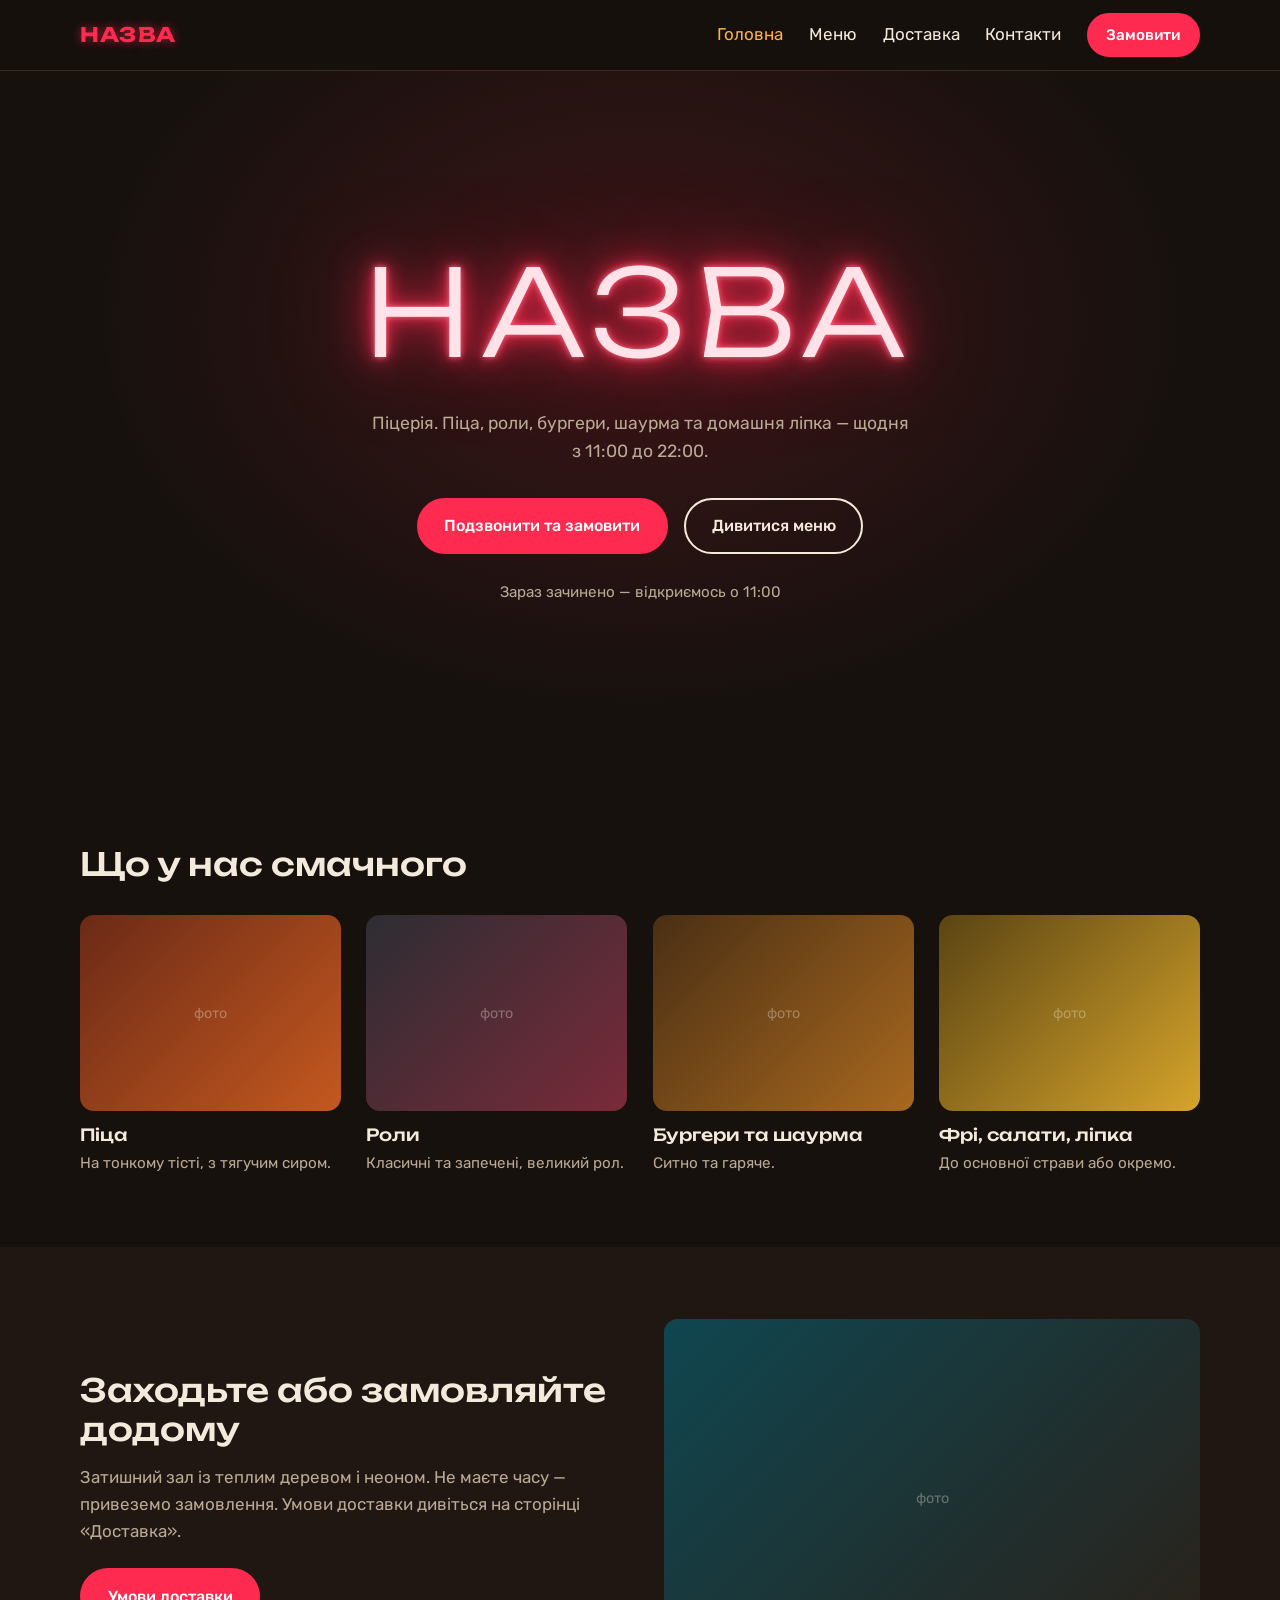
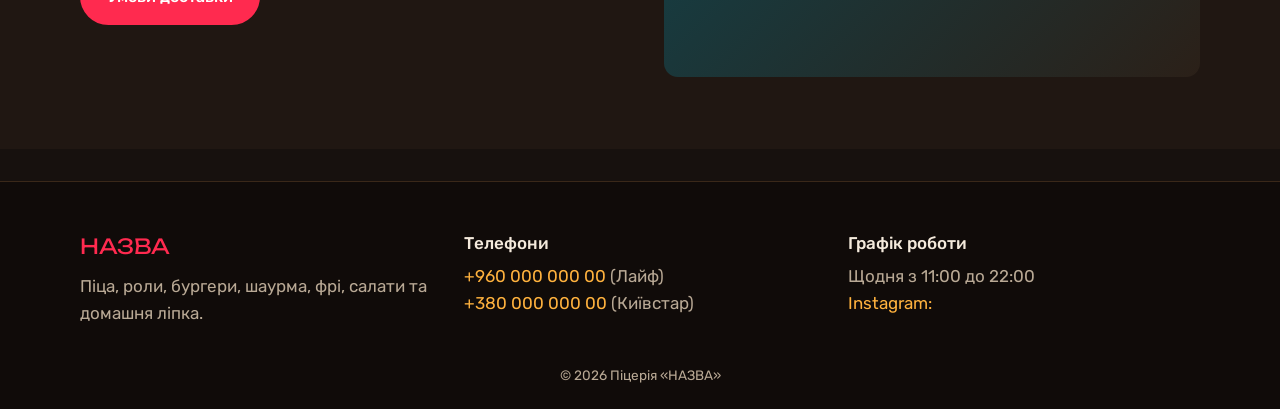
<file: index.html>
<!DOCTYPE html>
<html lang="uk">
<head>
  <meta charset="UTF-8">
  <meta name="viewport" content="width=device-width, initial-scale=1">
  <title>НАЗВА — піцерія</title>
  <meta name="description" content="Піцерія «НАЗВА»: піца, роли, бургери, шаурма, фрі, салати, домашня ліпка. Щодня з 11:00 до 22:00.">
  <link rel="preconnect" href="https://fonts.googleapis.com">
  <link rel="preconnect" href="https://fonts.gstatic.com" crossorigin>
  <link href="https://fonts.googleapis.com/css2?family=Rubik:wght@400;500;600&family=Unbounded:wght@300;500;700&display=swap" rel="stylesheet">
  <link rel="stylesheet" href="css/style.css">
</head>
<body>
  <header class="site-header">
    <div class="container header-inner">
      <a class="logo" href="index.html" aria-label="НАЗВА — на головну">НАЗВА</a>
      <button class="nav-toggle" aria-label="Відкрити меню" aria-expanded="false" aria-controls="nav"><span></span><span></span></button>
      <nav id="nav" class="nav">
        <a href="index.html" class="active" aria-current="page">Головна</a>
        <a href="menu.html">Меню</a>
        <a href="delivery.html">Доставка</a>
        <a href="contacts.html">Контакти</a>
        <a class="btn btn-small" href="tel:+380930995176">Замовити</a>
      </nav>
    </div>
  </header>

  <main>
    <section class="hero">
      <div class="container hero-inner">
        <h1 class="neon" aria-label="НАЗВА">НАЗВА</h1>
        <p class="hero-sub">Піцерія. Піца, роли, бургери, шаурма та домашня ліпка — щодня з 11:00 до 22:00.</p>
        <div class="hero-actions">
          <a class="btn" href="tel:+380000000000">Подзвонити та замовити</a>
          <a class="btn btn-ghost" href="menu.html">Дивитися меню</a>
        </div>
        <p class="status" id="open-status" aria-live="polite"></p>
      </div>
    </section>

    <section class="section">
      <div class="container">
        <h2>Що у нас смачного</h2>
        <div class="cats">
          <a class="cat" href="menu.html#pizza"><div class="ph ph-pizza" role="img" aria-label="Піца"></div><h3>Піца</h3><p>На тонкому тісті, з тягучим сиром.</p></a>
          <a class="cat" href="menu.html#rolls"><div class="ph ph-roll" role="img" aria-label="Роли"></div><h3>Роли</h3><p>Класичні та запечені, великий рол.</p></a>
          <a class="cat" href="menu.html#burgers"><div class="ph ph-burger" role="img" aria-label="Бургери"></div><h3>Бургери та шаурма</h3><p>Ситно та гаряче.</p></a>
          <a class="cat" href="menu.html#sides"><div class="ph ph-fries" role="img" aria-label="Фрі та салати"></div><h3>Фрі, салати, ліпка</h3><p>До основної страви або окремо.</p></a>
        </div>
      </div>
    </section>

    <section class="section section-alt">
      <div class="container split">
        <div>
          <h2>Заходьте або замовляйте додому</h2>
          <p>Затишний зал із теплим деревом і неоном. Не маєте часу — привеземо замовлення. Умови доставки дивіться на сторінці «Доставка».</p>
          <a class="btn" href="delivery.html">Умови доставки</a>
        </div>
        <div class="ph ph-hall" role="img" aria-label="Зал піцерії"></div>
      </div>
    </section>
  </main>

  <footer class="site-footer">
    <div class="container footer-grid">
      <div>
        <p class="footer-logo">НАЗВА</p>
        <p>Піца, роли, бургери, шаурма, фрі, салати та домашня ліпка.</p>
      </div>
      <div>
        <p class="footer-title">Телефони</p>
              <p><a href="tel:+96000000000">+960 000 000 00</a> (Лайф)<br><a href="tel:+38000000000">+380 000 000 00</a> (Київстар)</p>
      </div>
      <div>
        <p class="footer-title">Графік роботи</p>
        <p>Щодня з 11:00 до 22:00</p>
        <p><a href="" target="_blank" rel="noopener">Instagram: </a></p>
      </div>
    </div>
    <p class="copyright">© <span id="year">2026</span> Піцерія «НАЗВА»</p>
  </footer>
  <script src="js/main.js"></script>
</body>
</html>
</file>
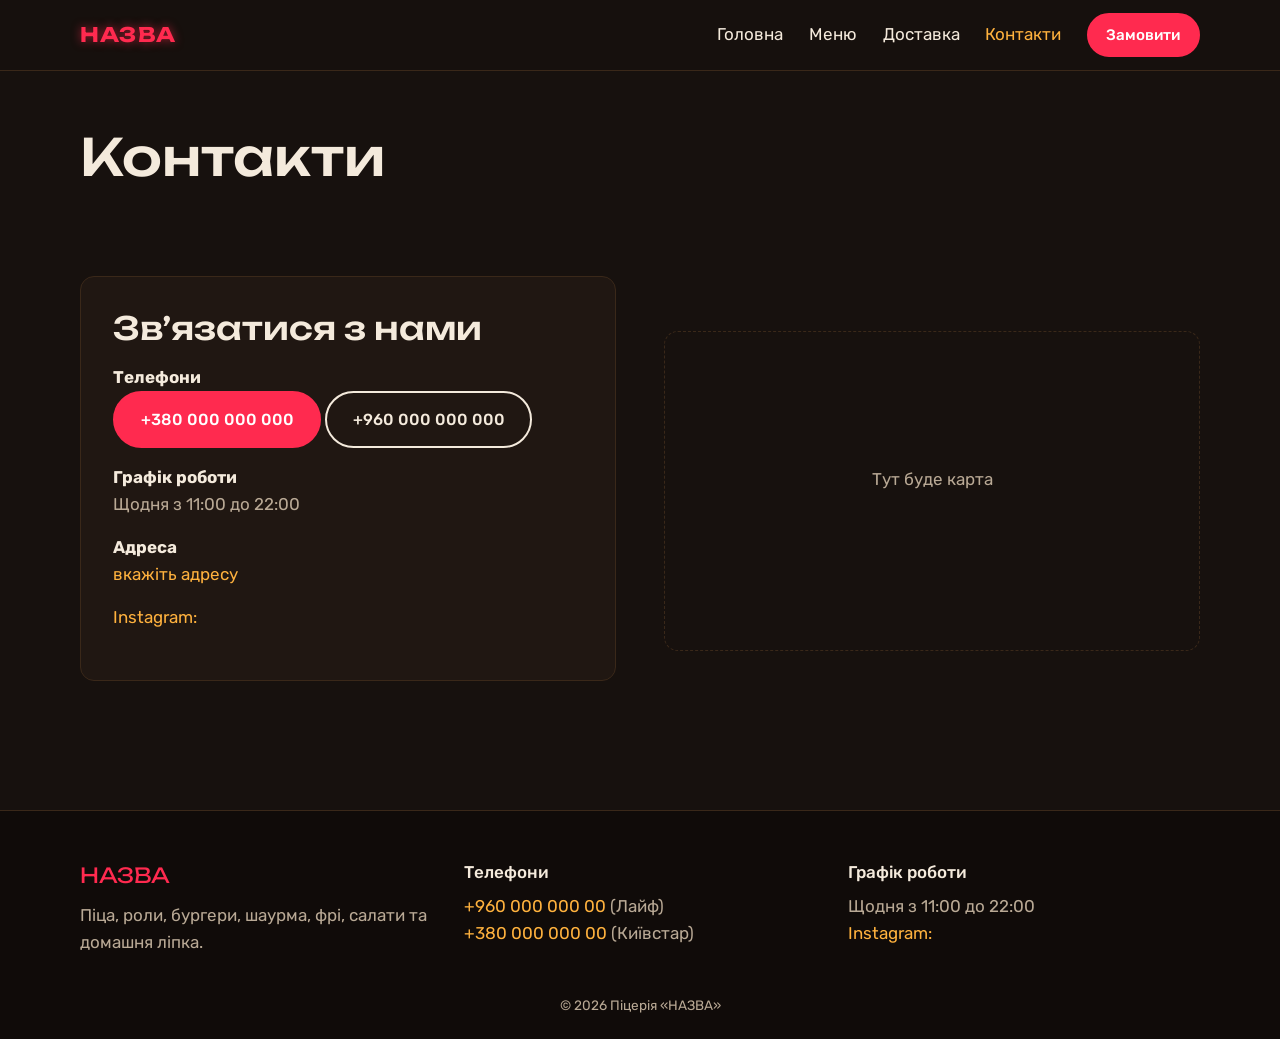
<file: contacts.html>
<!DOCTYPE html>
<html lang="uk">
<head>
  <meta charset="UTF-8">
  <meta name="viewport" content="width=device-width, initial-scale=1">
  <title>Контакти — НАЗВА</title>
  <meta name="description" content="Контакти піцерії НАЗВА: телефони, графік роботи, Instagram.">
  <link rel="preconnect" href="https://fonts.googleapis.com">
  <link rel="preconnect" href="https://fonts.gstatic.com" crossorigin>
  <link href="https://fonts.googleapis.com/css2?family=Rubik:wght@400;500;600&family=Unbounded:wght@300;500;700&display=swap" rel="stylesheet">
  <link rel="stylesheet" href="css/style.css">
</head>
<body>
  <header class="site-header">
    <div class="container header-inner">
      <a class="logo" href="index.html" aria-label="НАЗВА — на головну">НАЗВА</a>
      <button class="nav-toggle" aria-label="Відкрити меню" aria-expanded="false" aria-controls="nav"><span></span><span></span></button>
      <nav id="nav" class="nav">
        <a href="index.html">Головна</a>
        <a href="menu.html">Меню</a>
        <a href="delivery.html">Доставка</a>
        <a href="contacts.html" class="active" aria-current="page">Контакти</a>
        <a class="btn btn-small" href="tel:+380000000000">Замовити</a>
      </nav>
    </div>
  </header>

  <main>
    <section class="page-title">
      <div class="container">
        <h1>Контакти</h1>
      </div>
    </section>
    <section class="section">
      <div class="container split">
        <div class="info-card">
          <h2>Зв’язатися з нами</h2>
          <p><strong>Телефони</strong><br>
            <a class="btn" href="tel:+960000000000">+380 000 000 000</a>
            <a class="btn btn-ghost" href="tel:+960000000000">+960 000 000 000</a>
          <p><strong>Графік роботи</strong><br>Щодня з 11:00 до 22:00</p>
          <p><strong>Адреса</strong><br><em>вкажіть адресу</em></p>
          <p><a href="https:" target="_blank" rel="noopener">Instagram: </a></p>
        </div>
        <div class="map-box">
          <!-- Вставте код карти Google Maps (Поділитися → Вбудувати карту) замість цього блоку -->
          <p>Тут буде карта</p>
        </div>
      </div>
    </section>
  </main>

  <footer class="site-footer">
    <div class="container footer-grid">
      <div>
        <p class="footer-logo">НАЗВА</p>
        <p>Піца, роли, бургери, шаурма, фрі, салати та домашня ліпка.</p>
      </div>
      <div>
        <p class="footer-title">Телефони</p>
         <p><a href="tel:+96000000000">+960 000 000 00</a> (Лайф)<br><a href="tel:+38000000000">+380 000 000 00</a> (Київстар)</p>
      </div>
      <div>
        <p class="footer-title">Графік роботи</p>
        <p>Щодня з 11:00 до 22:00</p>
        <p><a href="https:" target="_blank" rel="noopener">Instagram: </a></p>
      </div>
    </div>
    <p class="copyright">© <span id="year">2026</span> Піцерія «НАЗВА»</p>
  </footer>
  <script src="js/main.js"></script>
</body>
</html>
</file>
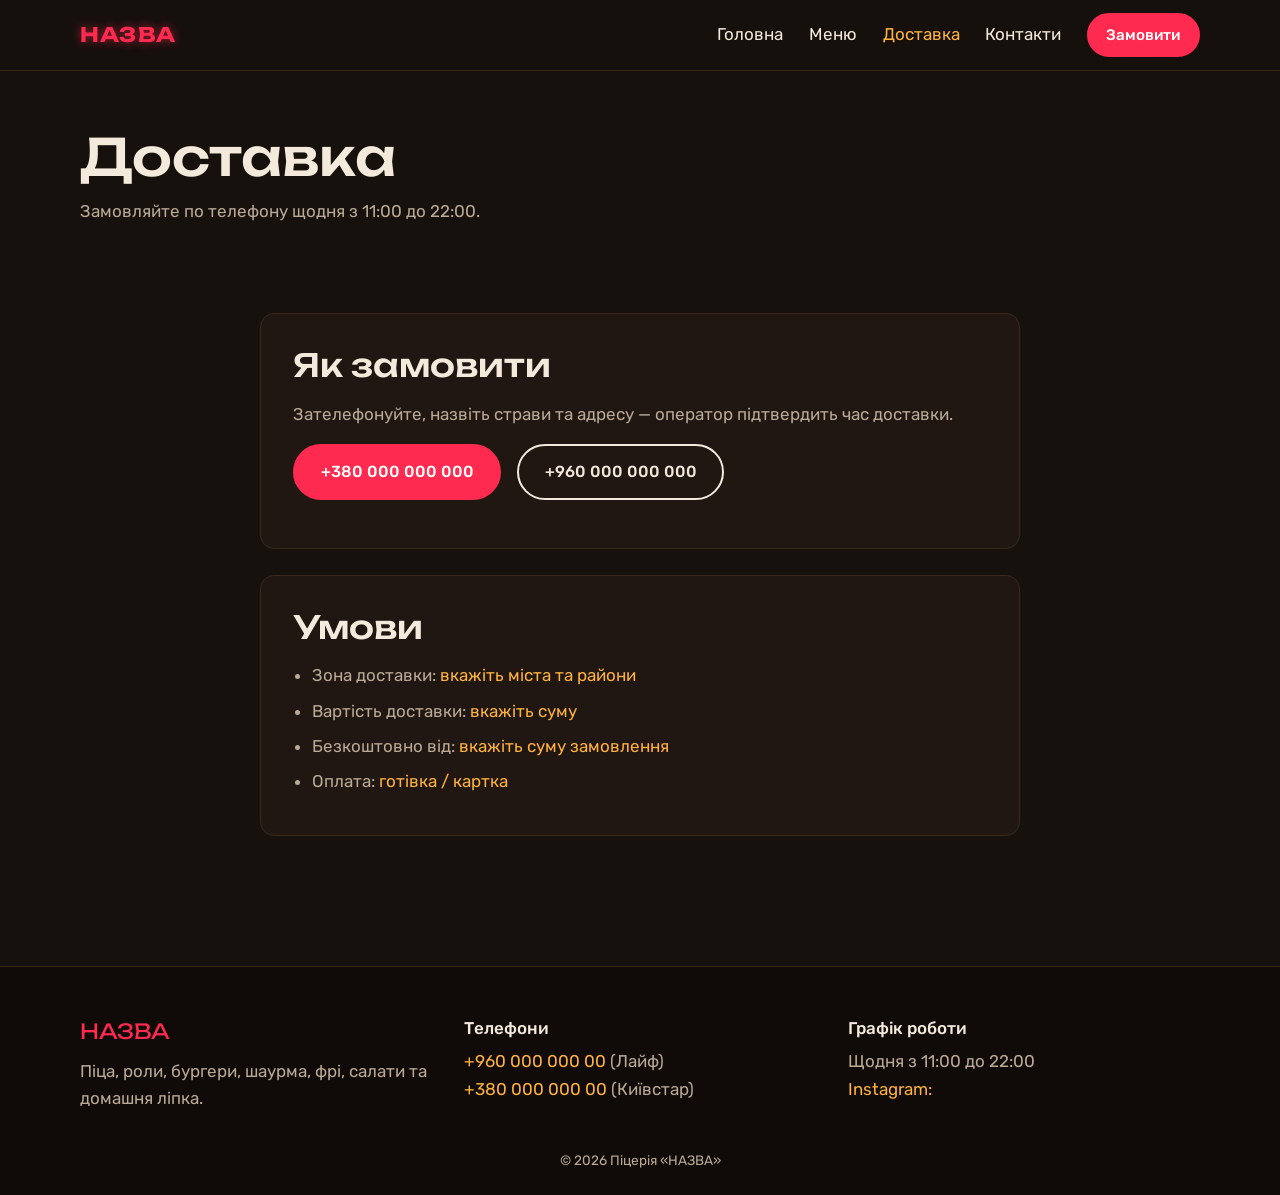
<file: delivery.html>
<!DOCTYPE html>
<html lang="uk">
<head>
  <meta charset="UTF-8">
  <meta name="viewport" content="width=device-width, initial-scale=1">
  <title>Доставка — НАЗВА</title>
  <meta name="description" content="Умови доставки піцерії НАЗВА.">
  <link rel="preconnect" href="https://fonts.googleapis.com">
  <link rel="preconnect" href="https://fonts.gstatic.com" crossorigin>
  <link href="https://fonts.googleapis.com/css2?family=Rubik:wght@400;500;600&family=Unbounded:wght@300;500;700&display=swap" rel="stylesheet">
  <link rel="stylesheet" href="css/style.css">
</head>
<body>
  <header class="site-header">
    <div class="container header-inner">
      <a class="logo" href="index.html" aria-label="НАЗВА — на головну">НАЗВА</a>
      <button class="nav-toggle" aria-label="Відкрити меню" aria-expanded="false" aria-controls="nav"><span></span><span></span></button>
      <nav id="nav" class="nav">
        <a href="index.html">Головна</a>
        <a href="menu.html">Меню</a>
        <a href="delivery.html" class="active" aria-current="page">Доставка</a>
        <a href="contacts.html">Контакти</a>
        <a class="btn btn-small" href="tel:+380000000000">Замовити</a>
      </nav>
    </div>
  </header>

  <main>
    <section class="page-title">
      <div class="container">
        <h1>Доставка</h1>
        <p>Замовляйте по телефону щодня з 11:00 до 22:00.</p>
      </div>
    </section>
    <section class="section">
      <div class="container narrow">
        <div class="info-card">
          <h2>Як замовити</h2>
          <p>Зателефонуйте, назвіть страви та адресу — оператор підтвердить час доставки.</p>
          <p class="phones">
            <a class="btn" href="tel:+960000000000">+380 000 000 000</a>
            <a class="btn btn-ghost" href="tel:+960000000000">+960 000 000 000</a>
          </p>
        </div>
        <div class="info-card">
          <h2>Умови</h2>
          <ul>
            <li>Зона доставки: <em>вкажіть міста та райони</em></li>
            <li>Вартість доставки: <em>вкажіть суму</em></li>
            <li>Безкоштовно від: <em>вкажіть суму замовлення</em></li>
            <li>Оплата: <em>готівка / картка</em></li>
          </ul>
        </div>
      </div>
    </section>
  </main>

  <footer class="site-footer">
    <div class="container footer-grid">
      <div>
        <p class="footer-logo">НАЗВА</p>
        <p>Піца, роли, бургери, шаурма, фрі, салати та домашня ліпка.</p>
      </div>
      <div>
        <p class="footer-title">Телефони</p>
         <p><a href="tel:+96000000000">+960 000 000 00</a> (Лайф)<br><a href="tel:+38000000000">+380 000 000 00</a> (Київстар)</p>
      </div>
      <div>
        <p class="footer-title">Графік роботи</p>
        <p>Щодня з 11:00 до 22:00</p>
        <p><a href="https:" target="_blank" rel="noopener">Instagram: </a></p>
      </div>
    </div>
    <p class="copyright">© <span id="year">2026</span> Піцерія «НАЗВА»</p>
  </footer>
  <script src="js/main.js"></script>
</body>
</html>
</file>
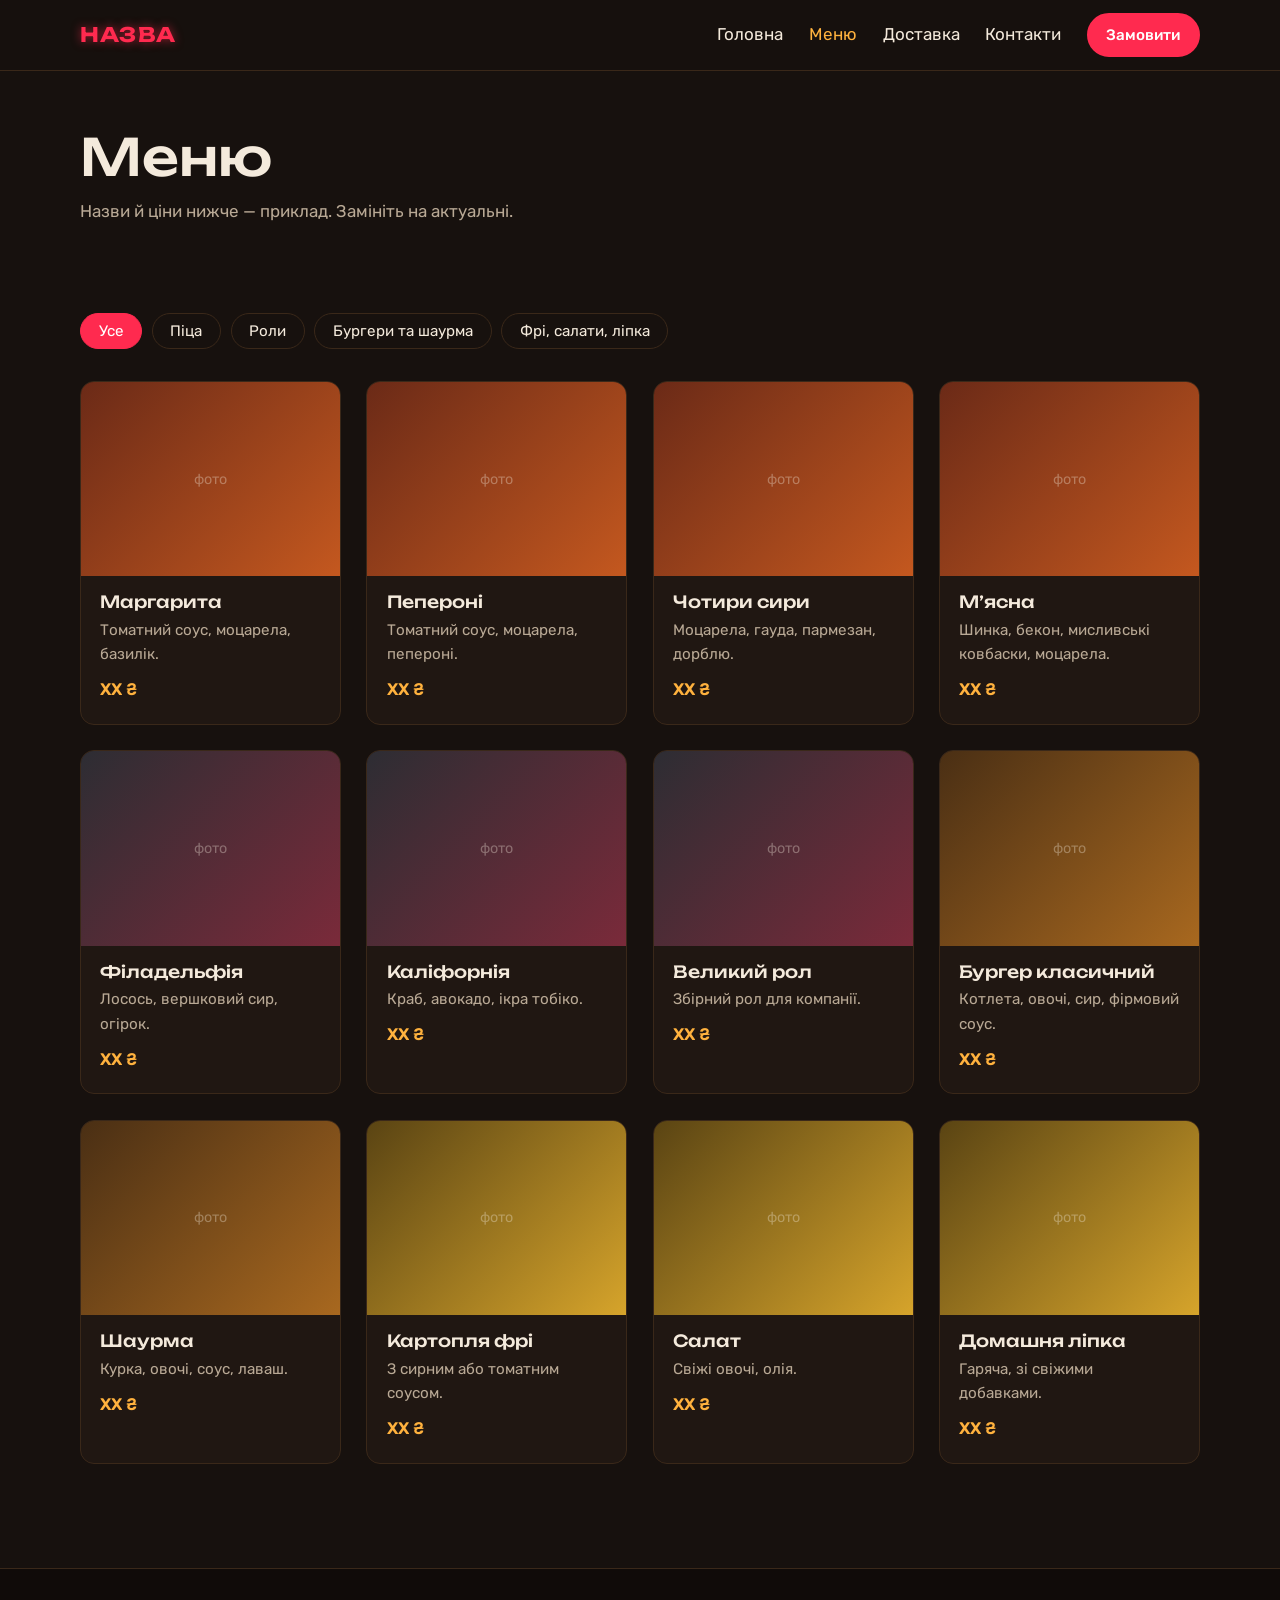
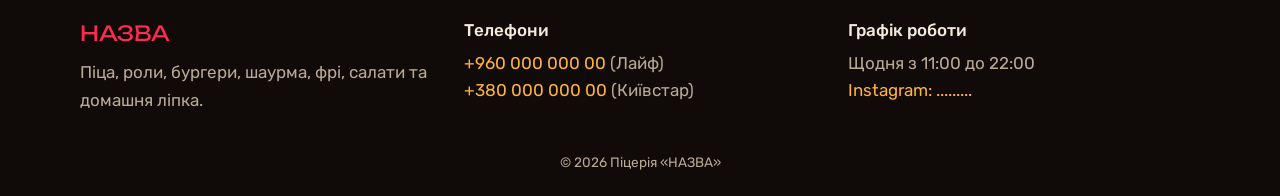
<file: menu.html>
<!DOCTYPE html>
<html lang="uk">
<head>
  <meta charset="UTF-8">
  <meta name="viewport" content="width=device-width, initial-scale=1">
  <title>Меню — НАЗВА</title>
  <meta name="description" content="Меню піцерії НАЗВА: піца, роли, бургери, шаурма, фрі, салати, домашня ліпка.">
  <link rel="preconnect" href="https://fonts.googleapis.com">
  <link rel="preconnect" href="https://fonts.gstatic.com" crossorigin>
  <link href="https://fonts.googleapis.com/css2?family=Rubik:wght@400;500;600&family=Unbounded:wght@300;500;700&display=swap" rel="stylesheet">
  <link rel="stylesheet" href="css/style.css">
</head>
<body>
  <header class="site-header">
    <div class="container header-inner">
      <a class="logo" href="index.html" aria-label="НАЗВА — на головну">НАЗВА</a>
      <button class="nav-toggle" aria-label="Відкрити меню" aria-expanded="false" aria-controls="nav"><span></span><span></span></button>
      <nav id="nav" class="nav">
        <a href="index.html">Головна</a>
        <a href="menu.html" class="active" aria-current="page">Меню</a>
        <a href="delivery.html">Доставка</a>
        <a href="contacts.html">Контакти</a>
        <a class="btn btn-small" href="tel:+380930995176">Замовити</a>
      </nav>
    </div>
  </header>

  <main>
    <section class="page-title">
      <div class="container">
        <h1>Меню</h1>
        <p>Назви й ціни нижче — приклад. Замініть на актуальні.</p>
      </div>
    </section>
    <section class="section">
      <div class="container">
        <div class="filters" role="tablist" aria-label="Категорії меню">
          <button class="filter active" data-filter="all" role="tab">Усе</button>
          <button class="filter" data-filter="pizza" role="tab">Піца</button>
          <button class="filter" data-filter="rolls" role="tab">Роли</button>
          <button class="filter" data-filter="burgers" role="tab">Бургери та шаурма</button>
          <button class="filter" data-filter="sides" role="tab">Фрі, салати, ліпка</button>
        </div>
        <div class="menu-grid" id="menu-grid">
        <article class="item" data-cat="pizza">
          <div class="ph ph-pizza" role="img" aria-label="Маргарита"></div>
          <div class="item-body">
            <h3>Маргарита</h3>
            <p>Томатний соус, моцарела, базилік.</p>
            <p class="price">XX ₴</p>
          </div>
        </article>
        <article class="item" data-cat="pizza">
          <div class="ph ph-pizza" role="img" aria-label="Пепероні"></div>
          <div class="item-body">
            <h3>Пепероні</h3>
            <p>Томатний соус, моцарела, пепероні.</p>
            <p class="price">XX ₴</p>
          </div>
        </article>
        <article class="item" data-cat="pizza">
          <div class="ph ph-pizza" role="img" aria-label="Чотири сири"></div>
          <div class="item-body">
            <h3>Чотири сири</h3>
            <p>Моцарела, гауда, пармезан, дорблю.</p>
            <p class="price">XX ₴</p>
          </div>
        </article>
        <article class="item" data-cat="pizza">
          <div class="ph ph-pizza" role="img" aria-label="М’ясна"></div>
          <div class="item-body">
            <h3>М’ясна</h3>
            <p>Шинка, бекон, мисливські ковбаски, моцарела.</p>
            <p class="price">XX ₴</p>
          </div>
        </article>
        <article class="item" data-cat="rolls">
          <div class="ph ph-rolls" role="img" aria-label="Філадельфія"></div>
          <div class="item-body">
            <h3>Філадельфія</h3>
            <p>Лосось, вершковий сир, огірок.</p>
            <p class="price">XX ₴</p>
          </div>
        </article>
        <article class="item" data-cat="rolls">
          <div class="ph ph-rolls" role="img" aria-label="Каліфорнія"></div>
          <div class="item-body">
            <h3>Каліфорнія</h3>
            <p>Краб, авокадо, ікра тобіко.</p>
            <p class="price">XX ₴</p>
          </div>
        </article>
        <article class="item" data-cat="rolls">
          <div class="ph ph-rolls" role="img" aria-label="Великий рол"></div>
          <div class="item-body">
            <h3>Великий рол</h3>
            <p>Збірний рол для компанії.</p>
            <p class="price">XX ₴</p>
          </div>
        </article>
        <article class="item" data-cat="burgers">
          <div class="ph ph-burgers" role="img" aria-label="Бургер класичний"></div>
          <div class="item-body">
            <h3>Бургер класичний</h3>
            <p>Котлета, овочі, сир, фірмовий соус.</p>
            <p class="price">XX ₴</p>
          </div>
        </article>
        <article class="item" data-cat="burgers">
          <div class="ph ph-burgers" role="img" aria-label="Шаурма"></div>
          <div class="item-body">
            <h3>Шаурма</h3>
            <p>Курка, овочі, соус, лаваш.</p>
            <p class="price">XX ₴</p>
          </div>
        </article>
        <article class="item" data-cat="sides">
          <div class="ph ph-sides" role="img" aria-label="Картопля фрі"></div>
          <div class="item-body">
            <h3>Картопля фрі</h3>
            <p>З сирним або томатним соусом.</p>
            <p class="price">XX ₴</p>
          </div>
        </article>
        <article class="item" data-cat="sides">
          <div class="ph ph-sides" role="img" aria-label="Салат"></div>
          <div class="item-body">
            <h3>Салат</h3>
            <p>Свіжі овочі, олія.</p>
            <p class="price">XX ₴</p>
          </div>
        </article>
        <article class="item" data-cat="sides">
          <div class="ph ph-sides" role="img" aria-label="Домашня ліпка"></div>
          <div class="item-body">
            <h3>Домашня ліпка</h3>
            <p>Гаряча, зі свіжими добавками.</p>
            <p class="price">XX ₴</p>
          </div>
        </article>
        </div>
      </div>
    </section>
  </main>

  <footer class="site-footer">
    <div class="container footer-grid">
      <div>
        <p class="footer-logo">НАЗВА</p>
        <p>Піца, роли, бургери, шаурма, фрі, салати та домашня ліпка.</p>
      </div>
      <div>
        <p class="footer-title">Телефони</p>
        <p><a href="tel:+96000000000">+960 000 000 00</a> (Лайф)<br><a href="tel:+38000000000">+380 000 000 00</a> (Київстар)</p>
      </div>
      <div>
        <p class="footer-title">Графік роботи</p>
        <p>Щодня з 11:00 до 22:00</p>
        <p><a href="https://www.instagram.com/barbara_pizza_gnivan/" target="_blank" rel="noopener">Instagram: .........</a></p>
      </div>
    </div>
    <p class="copyright">© <span id="year">2026</span> Піцерія «НАЗВА»</p>
  </footer>
  <script src="js/main.js"></script>
</body>
</html>
</file>
<file: css/style.css>
:root{
  --bg:#17110e;
  --bg-alt:#201712;
  --wood:#3a2819;
  --neon:#ff2a4f;
  --amber:#ffb23e;
  --text:#f4eadc;
  --muted:#b9a995;
  --radius:14px;
  --font-display:'Unbounded',sans-serif;
  --font-body:'Rubik',sans-serif;
}
*{box-sizing:border-box;margin:0;padding:0}
html{scroll-behavior:smooth}
body{background:var(--bg);color:var(--text);font-family:var(--font-body);line-height:1.6;font-size:17px}
img{max-width:100%;display:block}
a{color:var(--amber);text-decoration:none}
a:hover{text-decoration:underline}
:focus-visible{outline:2px solid var(--amber);outline-offset:3px}
.container{width:min(1120px,92%);margin-inline:auto}
.narrow{width:min(760px,92%);margin-inline:auto}
h1,h2,h3{font-family:var(--font-display);line-height:1.2}
h2{font-size:clamp(1.4rem,3vw,2rem);font-weight:500;margin-bottom:1rem}
h3{font-size:1.05rem;font-weight:500;margin-bottom:.35rem}
.section{padding:4.5rem 0}
.section-alt{background:var(--bg-alt)}

/* header */
.site-header{position:sticky;top:0;z-index:10;background:rgba(23,17,14,.92);backdrop-filter:blur(8px);border-bottom:1px solid var(--wood)}
.header-inner{display:flex;align-items:center;justify-content:space-between;padding:.8rem 0}
.logo{font-family:var(--font-display);font-weight:700;font-size:1.25rem;color:var(--neon);letter-spacing:.06em;text-shadow:0 0 10px rgba(255,42,79,.6)}
.logo:hover{text-decoration:none}
.nav{display:flex;align-items:center;gap:1.6rem}
.nav a{color:var(--text)}
.nav a.active{color:var(--amber)}
.nav a:hover{text-decoration:none;color:var(--amber)}
.nav a.btn,.nav a.btn:hover{color:#fff}
.nav-toggle{display:none;background:none;border:0;width:40px;height:40px;cursor:pointer;position:relative}
.nav-toggle span{position:absolute;left:8px;right:8px;height:2px;background:var(--text);transition:transform .2s}
.nav-toggle span:first-child{top:15px}
.nav-toggle span:last-child{top:23px}
.nav-toggle[aria-expanded="true"] span:first-child{transform:translateY(4px) rotate(45deg)}
.nav-toggle[aria-expanded="true"] span:last-child{transform:translateY(-4px) rotate(-45deg)}

/* buttons */
.btn{display:inline-block;background:var(--neon);color:#fff;font-weight:500;padding:.85rem 1.6rem;border-radius:999px;border:2px solid var(--neon);transition:box-shadow .2s;cursor:pointer;font-family:var(--font-body);font-size:1rem}
.btn:hover{text-decoration:none;box-shadow:0 0 18px rgba(255,42,79,.65)}
.btn-small{padding:.5rem 1.1rem;font-size:.95rem}
.btn-ghost{background:transparent;color:var(--text);border-color:var(--text)}
.btn-ghost:hover{box-shadow:none;border-color:var(--amber);color:var(--amber)}

/* hero */
.hero{min-height:78vh;display:grid;place-items:center;text-align:center;padding:4rem 0;
  background:radial-gradient(ellipse at 50% 35%,rgba(255,42,79,.16),transparent 60%),var(--bg)}
.neon{font-weight:300;font-size:clamp(2.6rem,11vw,7.5rem);letter-spacing:.08em;color:#ffe3e8;
  text-shadow:0 0 6px #ff6d86,0 0 18px var(--neon),0 0 42px var(--neon),0 0 90px rgba(255,42,79,.7);
  animation:neon-on 1.4s ease-out 1}
@keyframes neon-on{0%,18%,22%,60%{opacity:.25;text-shadow:none}20%,24%,62%,100%{opacity:1}}
.hero-sub{max-width:34rem;margin:1.6rem auto 2rem;color:var(--muted);font-size:1.1rem}
.hero-actions{display:flex;gap:1rem;justify-content:center;flex-wrap:wrap}
.status{margin-top:1.6rem;color:var(--muted);font-size:.95rem}
.status.open{color:#7fe28a}

/* placeholders під фото */
.ph{background:linear-gradient(135deg,var(--wood),#5b3b22);border-radius:var(--radius);aspect-ratio:4/3;position:relative;overflow:hidden}
.ph::after{content:"фото";position:absolute;inset:0;display:grid;place-items:center;color:rgba(244,234,220,.35);font-size:.9rem}
.ph img{width:100%;height:100%;object-fit:cover;position:absolute;inset:0;z-index:1}
.ph-pizza{background:linear-gradient(135deg,#6b2a17,#c4581f)}
.ph-rolls,.ph-roll{background:linear-gradient(135deg,#2d2d33,#7a2a3a)}
.ph-burgers,.ph-burger{background:linear-gradient(135deg,#4a2f14,#a8681f)}
.ph-sides,.ph-fries{background:linear-gradient(135deg,#5a4413,#d6a42b)}
.ph-hall{background:linear-gradient(135deg,#0f4650,#2b2018);aspect-ratio:3/2}

/* категорії */
.cats{display:grid;grid-template-columns:repeat(auto-fit,minmax(230px,1fr));gap:1.6rem;margin-top:2rem}
.cat{color:var(--text);display:block}
.cat:hover{text-decoration:none}
.cat:hover .ph{box-shadow:0 0 0 2px var(--neon)}
.cat .ph{margin-bottom:.9rem;transition:box-shadow .2s}
.cat p{color:var(--muted);font-size:.95rem}

.split{display:grid;grid-template-columns:1fr 1fr;gap:3rem;align-items:center}
.split p{margin-bottom:1.4rem;color:var(--muted)}

/* внутрішні сторінки */
.page-title{padding:3.5rem 0 1rem}
.page-title h1{font-size:clamp(2rem,6vw,3.2rem);font-weight:500}
.page-title p{color:var(--muted);margin-top:.6rem}

/* меню */
.filters{display:flex;gap:.6rem;flex-wrap:wrap;margin-bottom:2rem}
.filter{background:transparent;color:var(--text);border:1px solid var(--wood);border-radius:999px;padding:.5rem 1.1rem;font-family:var(--font-body);font-size:.95rem;cursor:pointer}
.filter:hover{border-color:var(--amber)}
.filter.active{background:var(--neon);border-color:var(--neon);color:#fff}
.menu-grid{display:grid;grid-template-columns:repeat(auto-fill,minmax(260px,1fr));gap:1.6rem}
.item{background:var(--bg-alt);border-radius:var(--radius);overflow:hidden;border:1px solid var(--wood)}
.item .ph{border-radius:0}
.item-body{padding:1rem 1.2rem 1.3rem}
.item-body p{color:var(--muted);font-size:.95rem;margin:0}
.item .price{color:var(--amber);font-weight:600;margin-top:.6rem;font-size:1.05rem}
.item[hidden]{display:none}

/* інфо-блоки */
.info-card{background:var(--bg-alt);border:1px solid var(--wood);border-radius:var(--radius);padding:2rem;margin-bottom:1.6rem}
.info-card p{margin-bottom:1rem;color:var(--muted)}
.info-card strong{color:var(--text)}
.info-card ul{padding-left:1.2rem;color:var(--muted)}
.info-card li{margin-bottom:.5rem}
.info-card em{color:var(--amber);font-style:normal}
.phones{display:flex;gap:1rem;flex-wrap:wrap}
.map-box{min-height:320px;border-radius:var(--radius);border:1px dashed var(--wood);display:grid;place-items:center;color:var(--muted)}
.map-box iframe{width:100%;height:100%;min-height:320px;border:0;border-radius:var(--radius)}

/* footer */
.site-footer{background:#100b09;border-top:1px solid var(--wood);padding:3rem 0 1.4rem;margin-top:2rem}
.footer-grid{display:grid;grid-template-columns:repeat(auto-fit,minmax(220px,1fr));gap:2rem;color:var(--muted)}
.footer-logo{font-family:var(--font-display);color:var(--neon);font-size:1.3rem;margin-bottom:.6rem}
.footer-title{color:var(--text);font-weight:500;margin-bottom:.4rem}
.copyright{text-align:center;color:var(--muted);font-size:.85rem;margin-top:2.4rem}

/* адаптив */
@media (max-width:820px){
  .nav-toggle{display:block}
  .nav{position:absolute;top:100%;left:0;right:0;background:var(--bg);flex-direction:column;align-items:flex-start;padding:1.2rem 4%;gap:1rem;border-bottom:1px solid var(--wood);display:none}
  .nav.open{display:flex}
  .split{grid-template-columns:1fr;gap:2rem}
  .section{padding:3rem 0}
}
@media (prefers-reduced-motion:reduce){
  *{animation:none!important;transition:none!important;scroll-behavior:auto!important}
}
</file>
